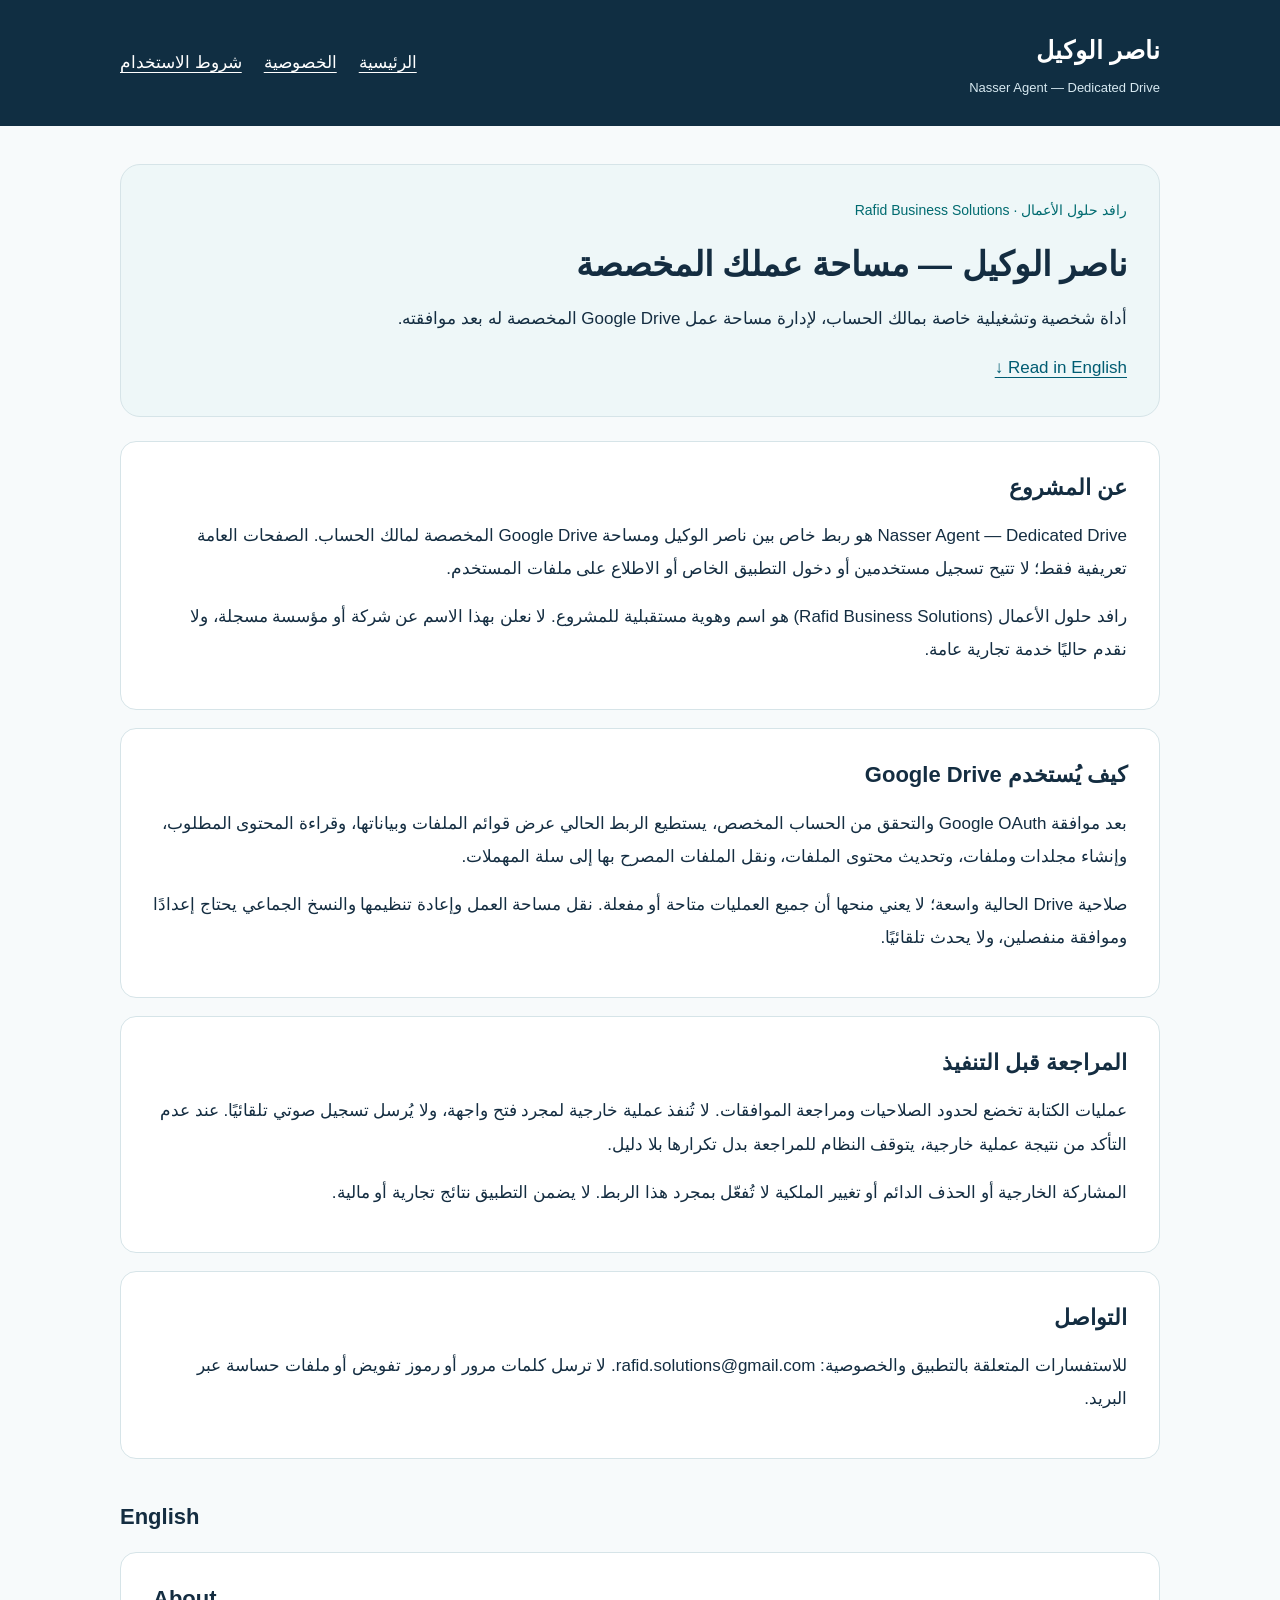
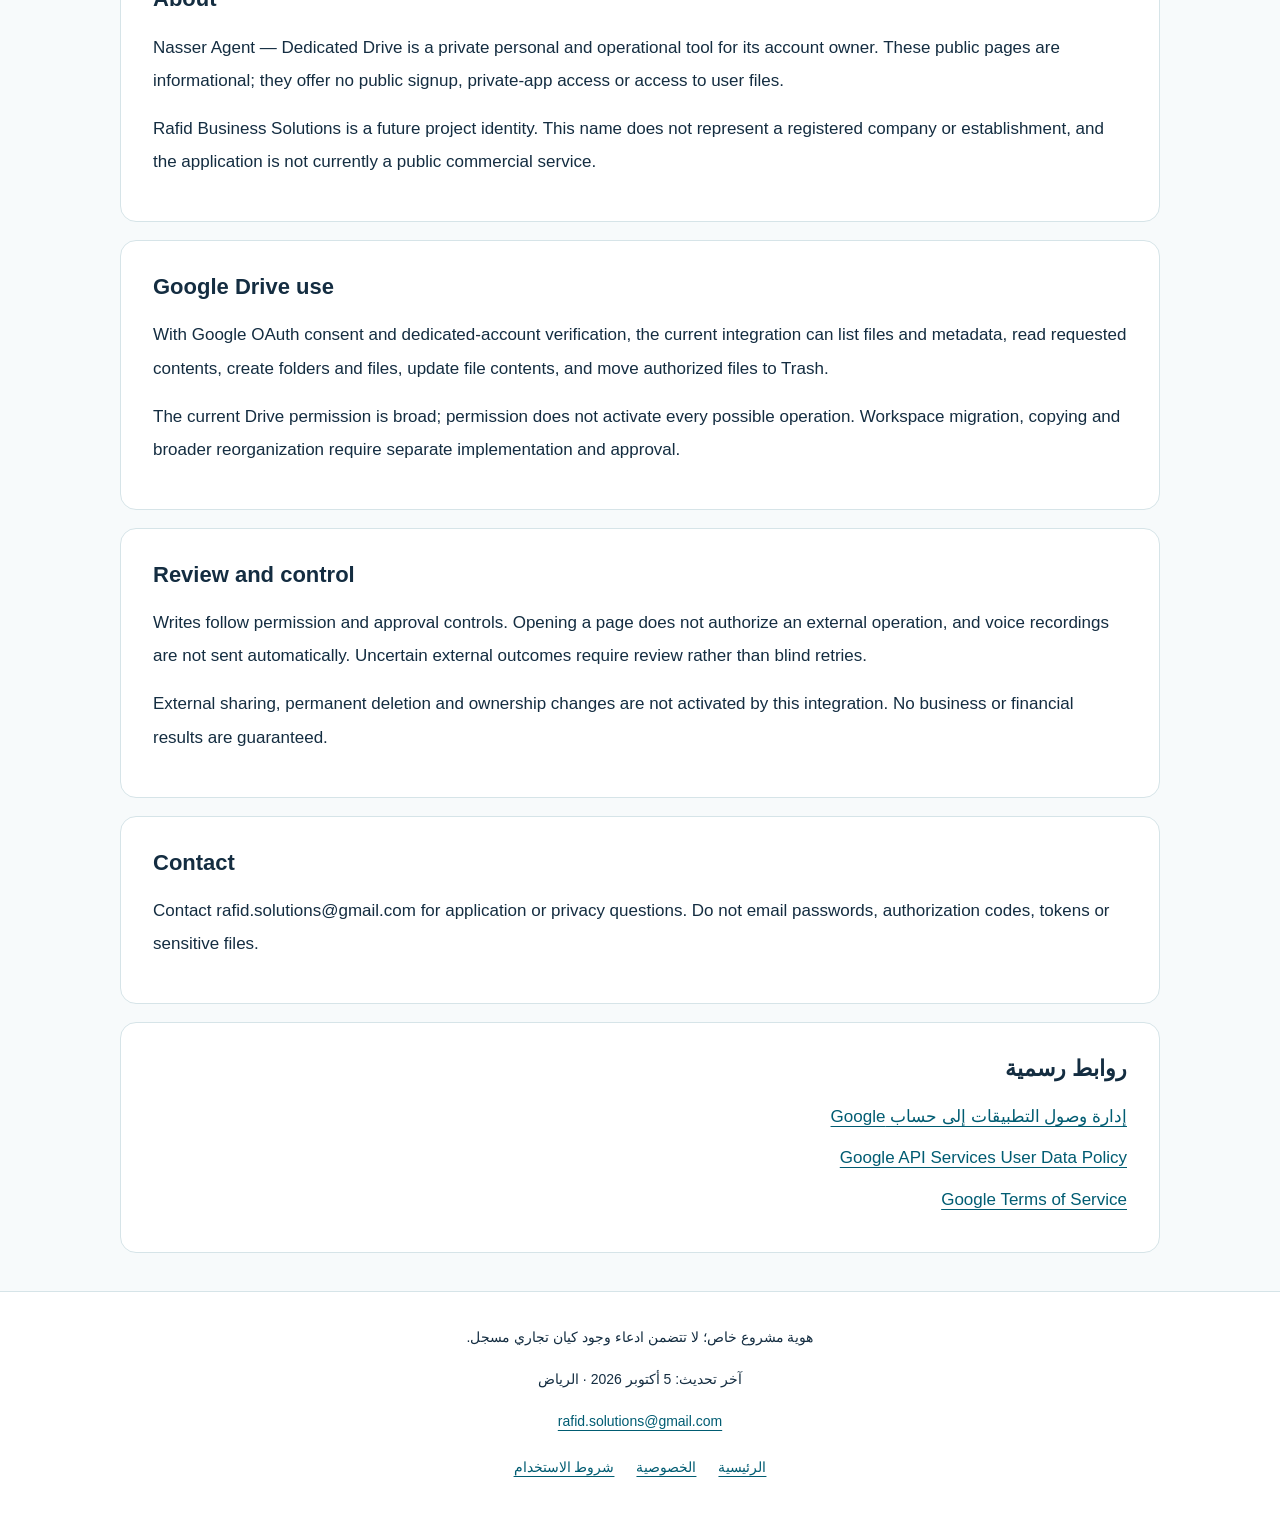
<file: index.html>
<!doctype html><html lang="ar" dir="rtl"><head><meta charset="utf-8"><meta name="viewport" content="width=device-width,initial-scale=1"><meta name="referrer" content="no-referrer"><meta http-equiv="Content-Security-Policy" content="default-src 'none'; style-src 'self'; img-src 'self'; base-uri 'none'; form-action 'none'; connect-src 'none'"><title>ناصر الوكيل — مساحة عملك المخصصة | Nasser Agent</title><meta name="description" content="أداة شخصية وتشغيلية خاصة بمالك الحساب، لإدارة مساحة عمل Google Drive المخصصة له بعد موافقته."><link rel="stylesheet" href="./style.css"></head><body><a class="skip" href="#main">انتقل إلى المحتوى</a><header><div class="brand">ناصر الوكيل<span lang="en" dir="ltr">Nasser Agent — Dedicated Drive</span></div><nav aria-label="التنقل الرئيسي"><a href="./index.html">الرئيسية</a><a href="./privacy.html">الخصوصية</a><a href="./terms.html">شروط الاستخدام</a></nav></header><main id="main"><div class="intro"><p class="eyebrow">رافد حلول الأعمال · Rafid Business Solutions</p><h1>ناصر الوكيل — مساحة عملك المخصصة</h1><p>أداة شخصية وتشغيلية خاصة بمالك الحساب، لإدارة مساحة عمل Google Drive المخصصة له بعد موافقته.</p><a href="#english" lang="en">Read in English ↓</a></div><section><h2>عن المشروع</h2><p>Nasser Agent — Dedicated Drive هو ربط خاص بين ناصر الوكيل ومساحة Google Drive المخصصة لمالك الحساب. الصفحات العامة تعريفية فقط؛ لا تتيح تسجيل مستخدمين أو دخول التطبيق الخاص أو الاطلاع على ملفات المستخدم.</p><p>رافد حلول الأعمال (Rafid Business Solutions) هو اسم وهوية مستقبلية للمشروع. لا نعلن بهذا الاسم عن شركة أو مؤسسة مسجلة، ولا نقدم حاليًا خدمة تجارية عامة.</p></section><section><h2>كيف يُستخدم Google Drive</h2><p>بعد موافقة Google OAuth والتحقق من الحساب المخصص، يستطيع الربط الحالي عرض قوائم الملفات وبياناتها، وقراءة المحتوى المطلوب، وإنشاء مجلدات وملفات، وتحديث محتوى الملفات، ونقل الملفات المصرح بها إلى سلة المهملات.</p><p>صلاحية Drive الحالية واسعة؛ لا يعني منحها أن جميع العمليات متاحة أو مفعلة. نقل مساحة العمل وإعادة تنظيمها والنسخ الجماعي يحتاج إعدادًا وموافقة منفصلين، ولا يحدث تلقائيًا.</p></section><section><h2>المراجعة قبل التنفيذ</h2><p>عمليات الكتابة تخضع لحدود الصلاحيات ومراجعة الموافقات. لا تُنفذ عملية خارجية لمجرد فتح واجهة، ولا يُرسل تسجيل صوتي تلقائيًا. عند عدم التأكد من نتيجة عملية خارجية، يتوقف النظام للمراجعة بدل تكرارها بلا دليل.</p><p>المشاركة الخارجية أو الحذف الدائم أو تغيير الملكية لا تُفعّل بمجرد هذا الربط. لا يضمن التطبيق نتائج تجارية أو مالية.</p></section><section><h2>التواصل</h2><p>للاستفسارات المتعلقة بالتطبيق والخصوصية: rafid.solutions@gmail.com. لا ترسل كلمات مرور أو رموز تفويض أو ملفات حساسة عبر البريد.</p></section><article id="english" lang="en" dir="ltr"><h2>English</h2><section><h2>About</h2><p>Nasser Agent — Dedicated Drive is a private personal and operational tool for its account owner. These public pages are informational; they offer no public signup, private-app access or access to user files.</p><p>Rafid Business Solutions is a future project identity. This name does not represent a registered company or establishment, and the application is not currently a public commercial service.</p></section><section><h2>Google Drive use</h2><p>With Google OAuth consent and dedicated-account verification, the current integration can list files and metadata, read requested contents, create folders and files, update file contents, and move authorized files to Trash.</p><p>The current Drive permission is broad; permission does not activate every possible operation. Workspace migration, copying and broader reorganization require separate implementation and approval.</p></section><section><h2>Review and control</h2><p>Writes follow permission and approval controls. Opening a page does not authorize an external operation, and voice recordings are not sent automatically. Uncertain external outcomes require review rather than blind retries.</p><p>External sharing, permanent deletion and ownership changes are not activated by this integration. No business or financial results are guaranteed.</p></section><section><h2>Contact</h2><p>Contact rafid.solutions@gmail.com for application or privacy questions. Do not email passwords, authorization codes, tokens or sensitive files.</p></section></article><aside aria-label="روابط رسمية"><h2>روابط رسمية</h2><a href="https://myaccount.google.com/connections" rel="noreferrer">إدارة وصول التطبيقات إلى حساب Google</a><a href="https://developers.google.com/terms/api-services-user-data-policy" rel="noreferrer">Google API Services User Data Policy</a><a href="https://policies.google.com/terms" rel="noreferrer">Google Terms of Service</a></aside></main><footer><p>هوية مشروع خاص؛ لا تتضمن ادعاء وجود كيان تجاري مسجل.</p><p>آخر تحديث: 5 أكتوبر 2026 · الرياض</p><a href="mailto:rafid.solutions@gmail.com">rafid.solutions@gmail.com</a><nav aria-label="روابط التذييل"><a href="./index.html">الرئيسية</a><a href="./privacy.html">الخصوصية</a><a href="./terms.html">شروط الاستخدام</a></nav></footer></body></html>
</file>
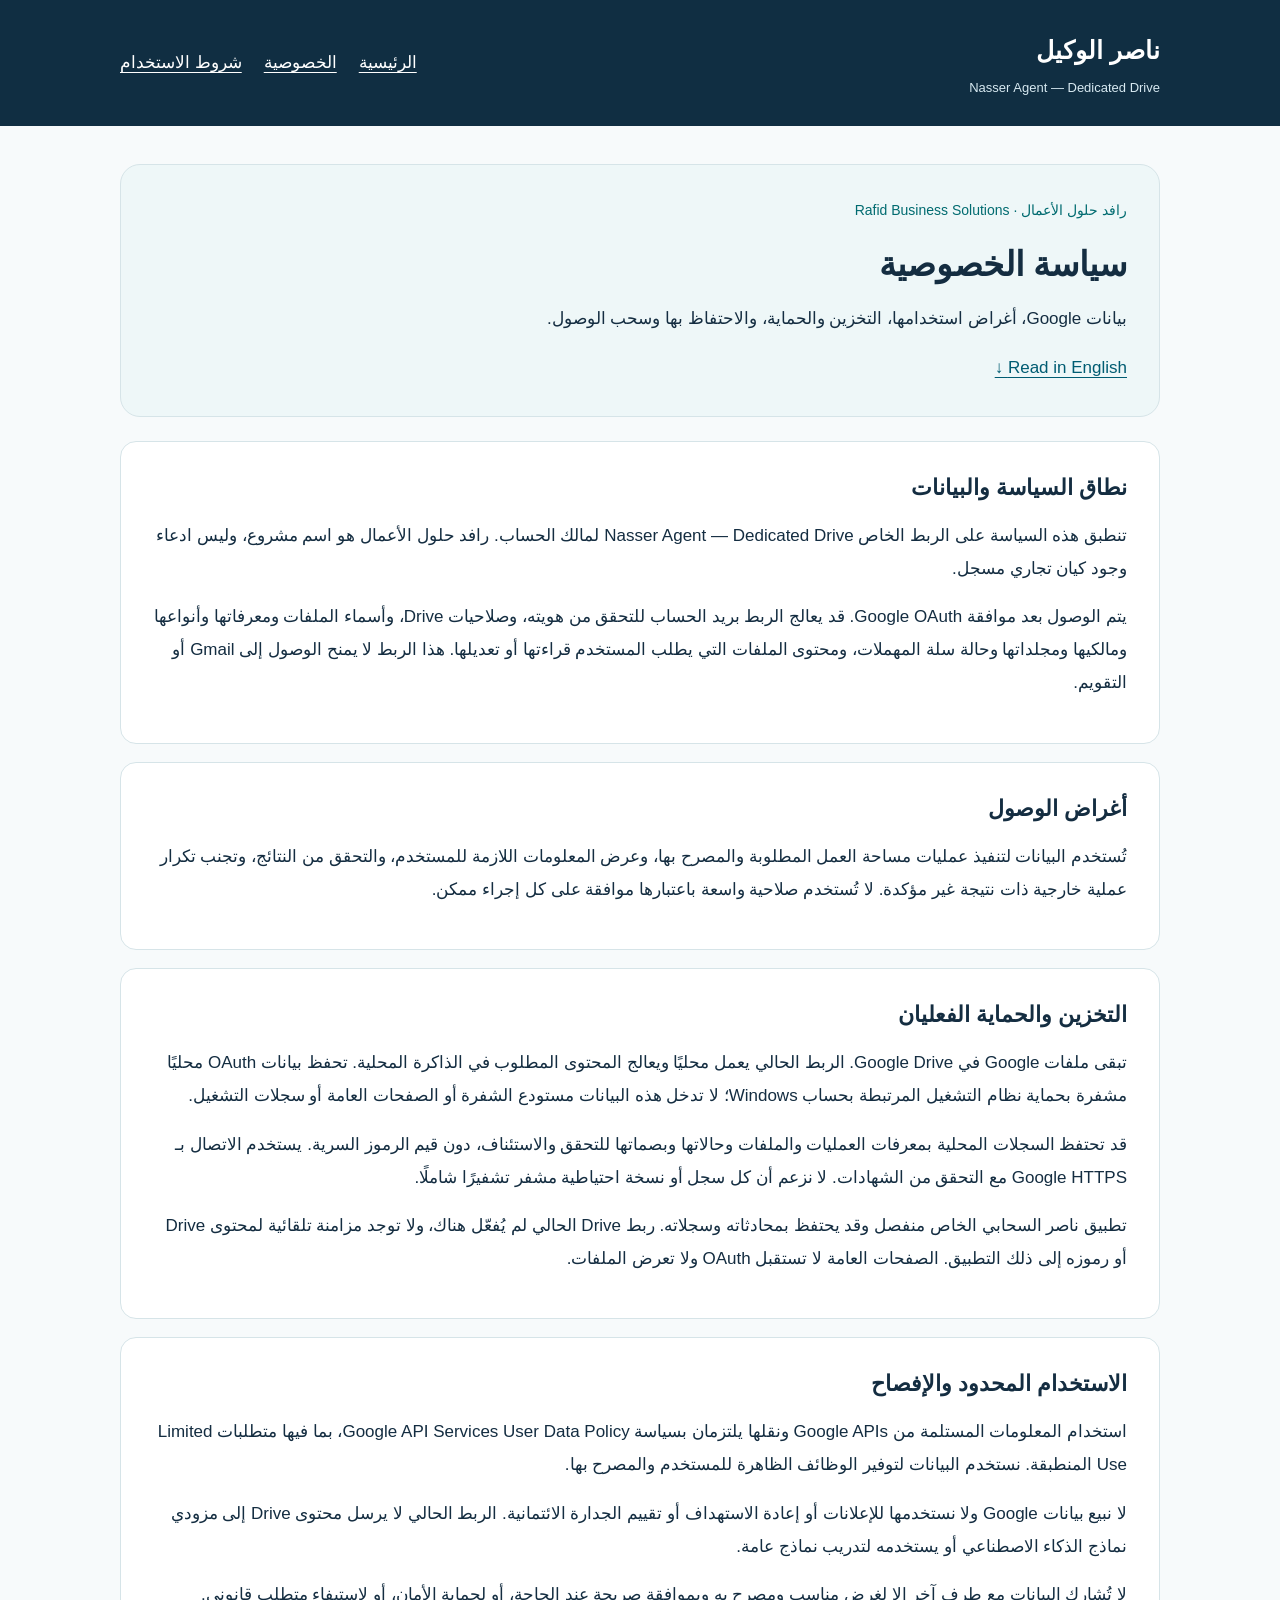
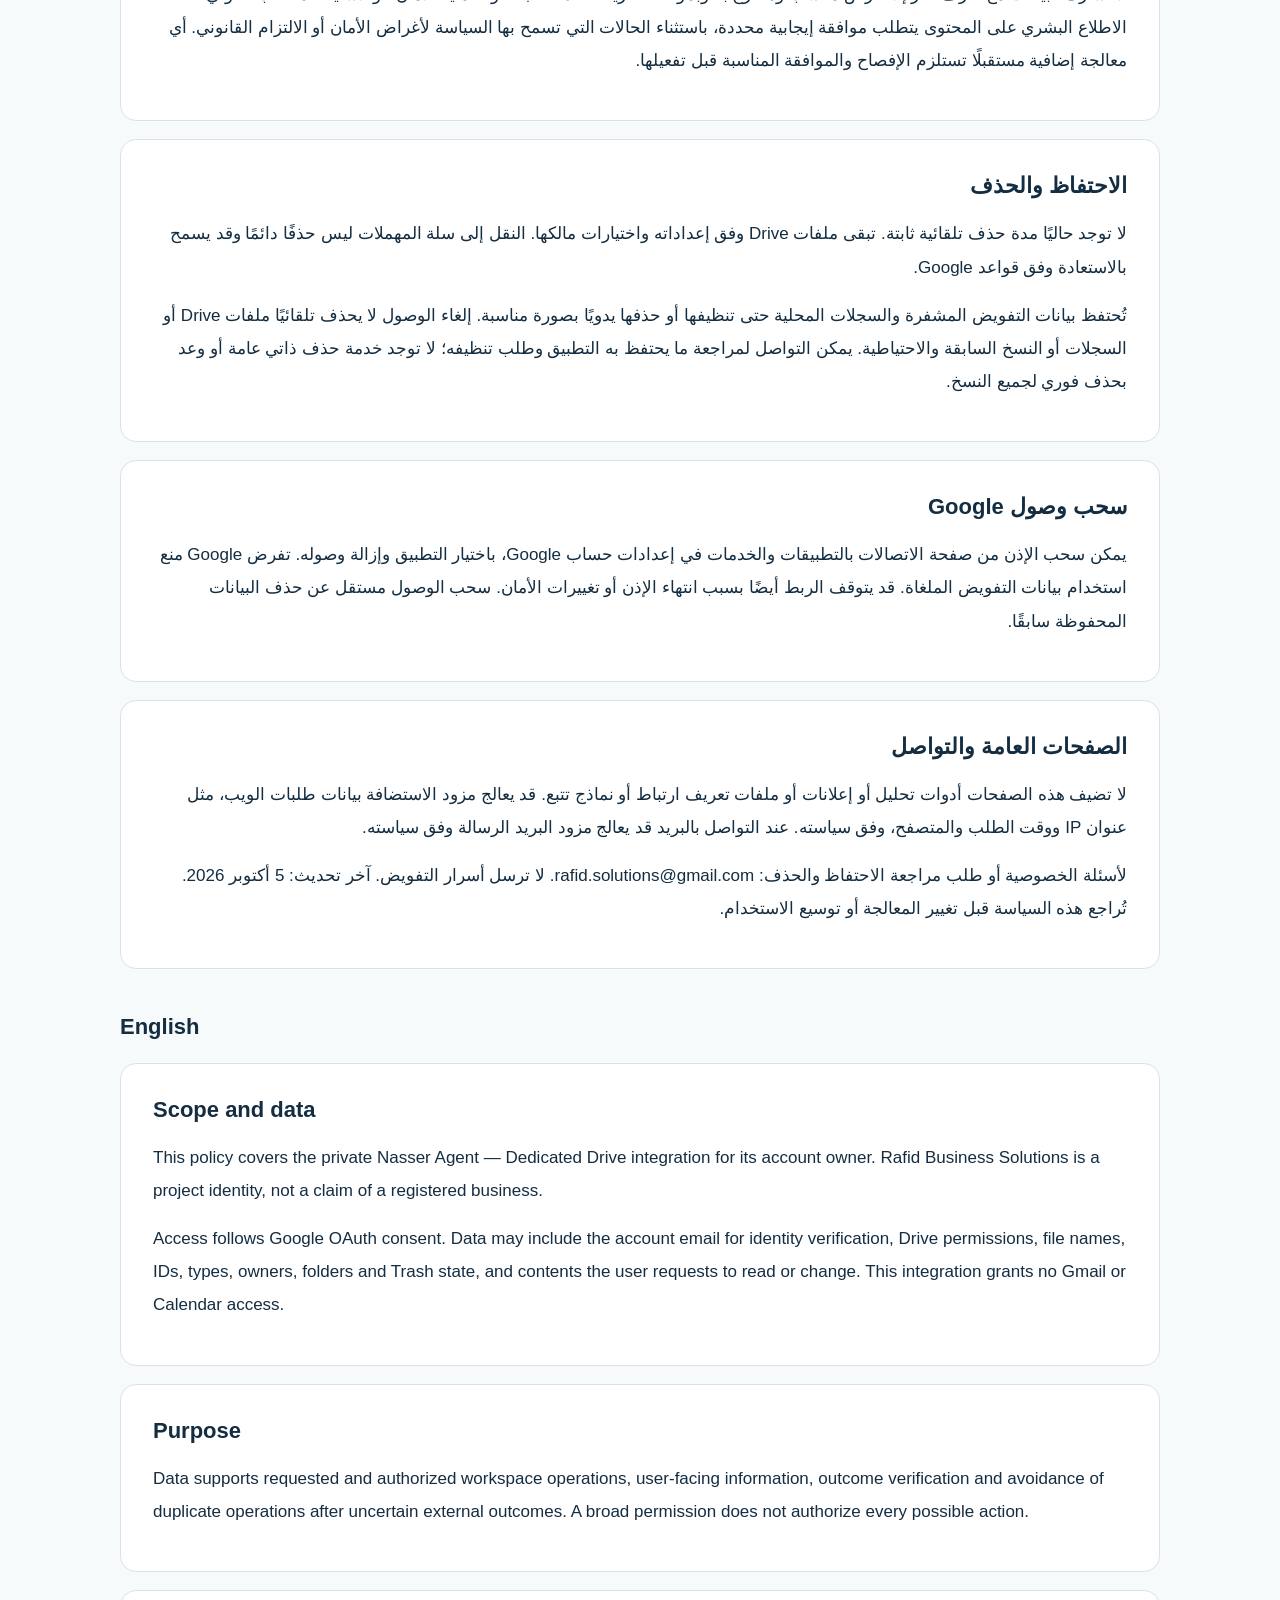
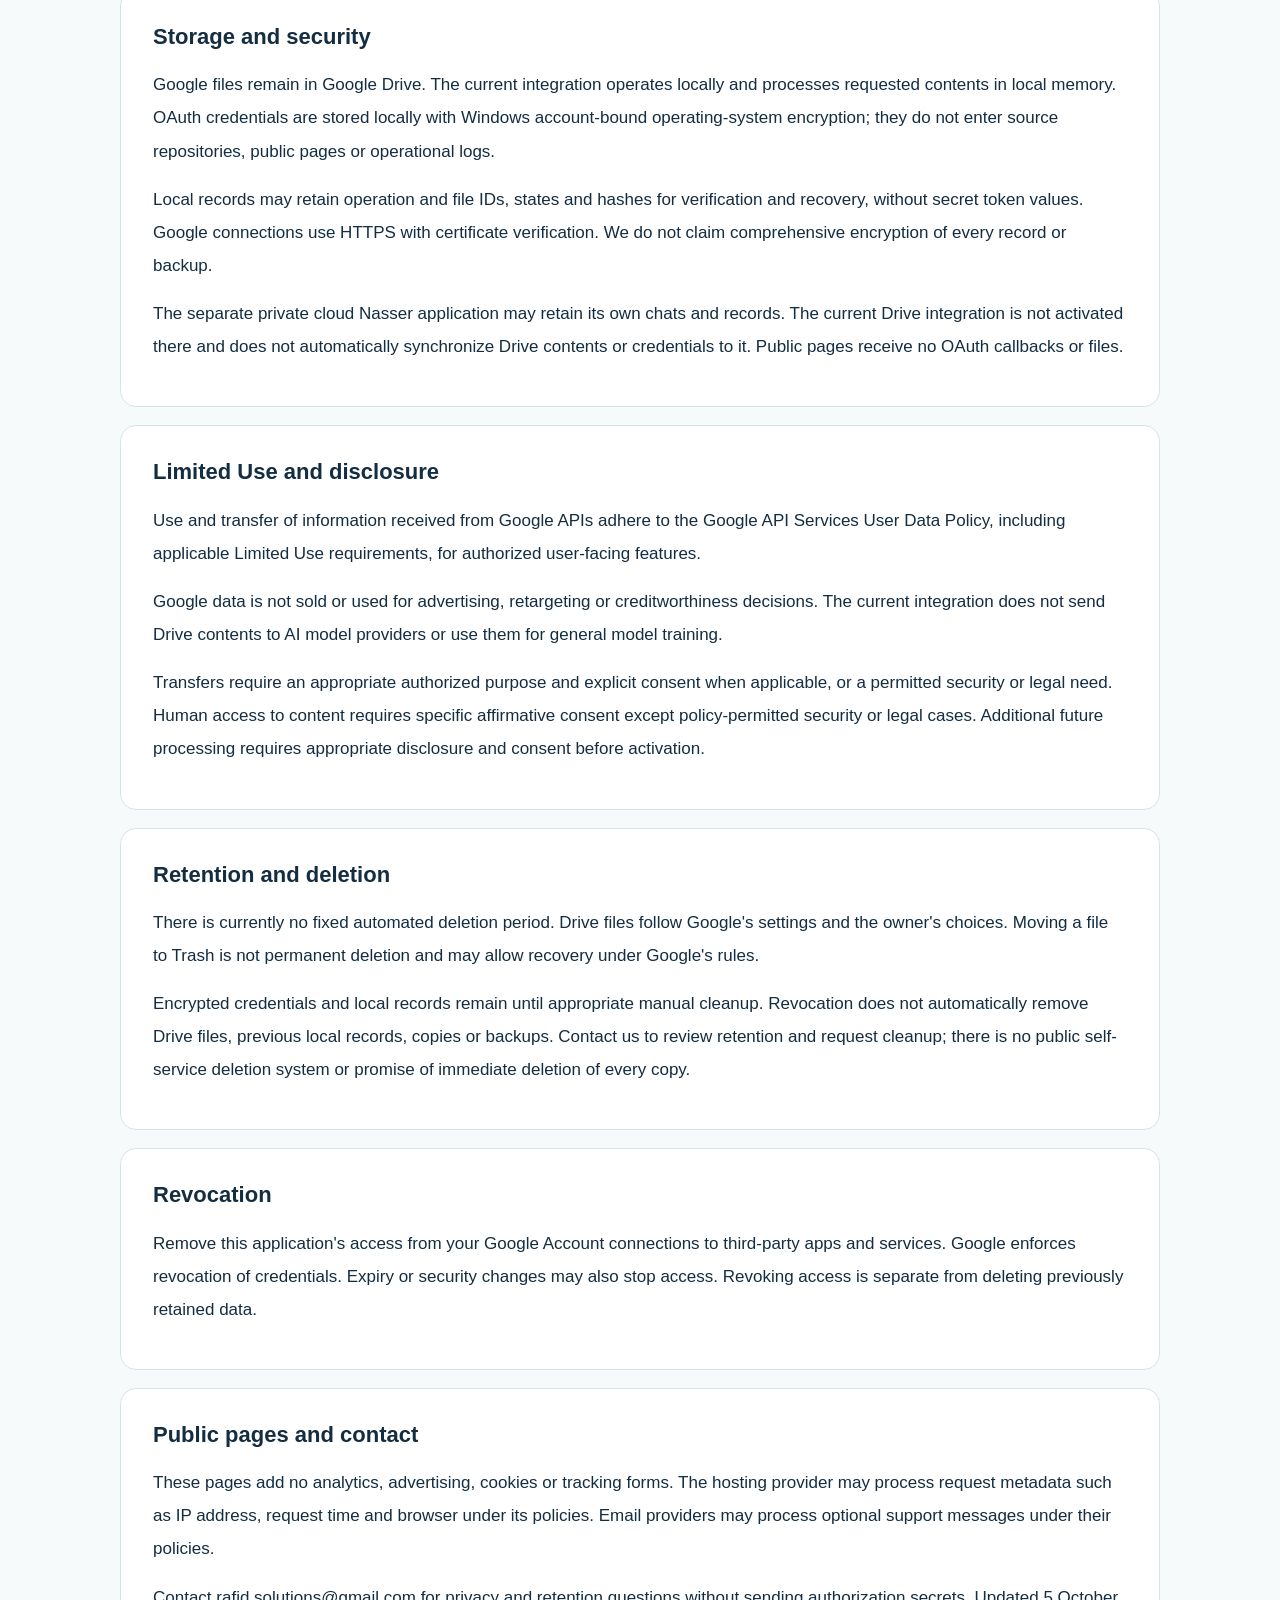
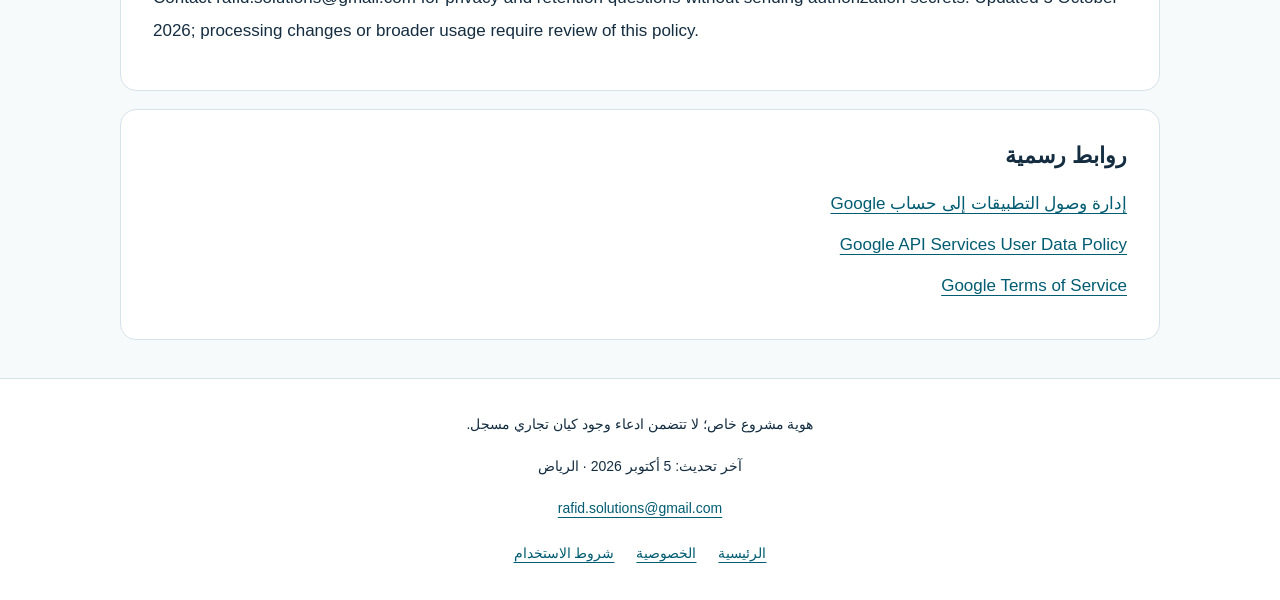
<file: privacy.html>
<!doctype html><html lang="ar" dir="rtl"><head><meta charset="utf-8"><meta name="viewport" content="width=device-width,initial-scale=1"><meta name="referrer" content="no-referrer"><meta http-equiv="Content-Security-Policy" content="default-src 'none'; style-src 'self'; img-src 'self'; base-uri 'none'; form-action 'none'; connect-src 'none'"><title>سياسة الخصوصية | Nasser Agent</title><meta name="description" content="بيانات Google، أغراض استخدامها، التخزين والحماية، والاحتفاظ بها وسحب الوصول."><link rel="stylesheet" href="./style.css"></head><body><a class="skip" href="#main">انتقل إلى المحتوى</a><header><div class="brand">ناصر الوكيل<span lang="en" dir="ltr">Nasser Agent — Dedicated Drive</span></div><nav aria-label="التنقل الرئيسي"><a href="./index.html">الرئيسية</a><a href="./privacy.html">الخصوصية</a><a href="./terms.html">شروط الاستخدام</a></nav></header><main id="main"><div class="intro"><p class="eyebrow">رافد حلول الأعمال · Rafid Business Solutions</p><h1>سياسة الخصوصية</h1><p>بيانات Google، أغراض استخدامها، التخزين والحماية، والاحتفاظ بها وسحب الوصول.</p><a href="#english" lang="en">Read in English ↓</a></div><section><h2>نطاق السياسة والبيانات</h2><p>تنطبق هذه السياسة على الربط الخاص Nasser Agent — Dedicated Drive لمالك الحساب. رافد حلول الأعمال هو اسم مشروع، وليس ادعاء وجود كيان تجاري مسجل.</p><p>يتم الوصول بعد موافقة Google OAuth. قد يعالج الربط بريد الحساب للتحقق من هويته، وصلاحيات Drive، وأسماء الملفات ومعرفاتها وأنواعها ومالكيها ومجلداتها وحالة سلة المهملات، ومحتوى الملفات التي يطلب المستخدم قراءتها أو تعديلها. هذا الربط لا يمنح الوصول إلى Gmail أو التقويم.</p></section><section><h2>أغراض الوصول</h2><p>تُستخدم البيانات لتنفيذ عمليات مساحة العمل المطلوبة والمصرح بها، وعرض المعلومات اللازمة للمستخدم، والتحقق من النتائج، وتجنب تكرار عملية خارجية ذات نتيجة غير مؤكدة. لا تُستخدم صلاحية واسعة باعتبارها موافقة على كل إجراء ممكن.</p></section><section><h2>التخزين والحماية الفعليان</h2><p>تبقى ملفات Google في Google Drive. الربط الحالي يعمل محليًا ويعالج المحتوى المطلوب في الذاكرة المحلية. تحفظ بيانات OAuth محليًا مشفرة بحماية نظام التشغيل المرتبطة بحساب Windows؛ لا تدخل هذه البيانات مستودع الشفرة أو الصفحات العامة أو سجلات التشغيل.</p><p>قد تحتفظ السجلات المحلية بمعرفات العمليات والملفات وحالاتها وبصماتها للتحقق والاستئناف، دون قيم الرموز السرية. يستخدم الاتصال بـ Google HTTPS مع التحقق من الشهادات. لا نزعم أن كل سجل أو نسخة احتياطية مشفر تشفيرًا شاملًا.</p><p>تطبيق ناصر السحابي الخاص منفصل وقد يحتفظ بمحادثاته وسجلاته. ربط Drive الحالي لم يُفعّل هناك، ولا توجد مزامنة تلقائية لمحتوى Drive أو رموزه إلى ذلك التطبيق. الصفحات العامة لا تستقبل OAuth ولا تعرض الملفات.</p></section><section><h2>الاستخدام المحدود والإفصاح</h2><p>استخدام المعلومات المستلمة من Google APIs ونقلها يلتزمان بسياسة Google API Services User Data Policy، بما فيها متطلبات Limited Use المنطبقة. نستخدم البيانات لتوفير الوظائف الظاهرة للمستخدم والمصرح بها.</p><p>لا نبيع بيانات Google ولا نستخدمها للإعلانات أو إعادة الاستهداف أو تقييم الجدارة الائتمانية. الربط الحالي لا يرسل محتوى Drive إلى مزودي نماذج الذكاء الاصطناعي أو يستخدمه لتدريب نماذج عامة.</p><p>لا تُشارك البيانات مع طرف آخر إلا لغرض مناسب ومصرح به وبموافقة صريحة عند الحاجة، أو لحماية الأمان، أو لاستيفاء متطلب قانوني. الاطلاع البشري على المحتوى يتطلب موافقة إيجابية محددة، باستثناء الحالات التي تسمح بها السياسة لأغراض الأمان أو الالتزام القانوني. أي معالجة إضافية مستقبلًا تستلزم الإفصاح والموافقة المناسبة قبل تفعيلها.</p></section><section><h2>الاحتفاظ والحذف</h2><p>لا توجد حاليًا مدة حذف تلقائية ثابتة. تبقى ملفات Drive وفق إعداداته واختيارات مالكها. النقل إلى سلة المهملات ليس حذفًا دائمًا وقد يسمح بالاستعادة وفق قواعد Google.</p><p>تُحتفظ بيانات التفويض المشفرة والسجلات المحلية حتى تنظيفها أو حذفها يدويًا بصورة مناسبة. إلغاء الوصول لا يحذف تلقائيًا ملفات Drive أو السجلات أو النسخ السابقة والاحتياطية. يمكن التواصل لمراجعة ما يحتفظ به التطبيق وطلب تنظيفه؛ لا توجد خدمة حذف ذاتي عامة أو وعد بحذف فوري لجميع النسخ.</p></section><section><h2>سحب وصول Google</h2><p>يمكن سحب الإذن من صفحة الاتصالات بالتطبيقات والخدمات في إعدادات حساب Google، باختيار التطبيق وإزالة وصوله. تفرض Google منع استخدام بيانات التفويض الملغاة. قد يتوقف الربط أيضًا بسبب انتهاء الإذن أو تغييرات الأمان. سحب الوصول مستقل عن حذف البيانات المحفوظة سابقًا.</p></section><section><h2>الصفحات العامة والتواصل</h2><p>لا تضيف هذه الصفحات أدوات تحليل أو إعلانات أو ملفات تعريف ارتباط أو نماذج تتبع. قد يعالج مزود الاستضافة بيانات طلبات الويب، مثل عنوان IP ووقت الطلب والمتصفح، وفق سياسته. عند التواصل بالبريد قد يعالج مزود البريد الرسالة وفق سياسته.</p><p>لأسئلة الخصوصية أو طلب مراجعة الاحتفاظ والحذف: rafid.solutions@gmail.com. لا ترسل أسرار التفويض. آخر تحديث: 5 أكتوبر 2026. تُراجع هذه السياسة قبل تغيير المعالجة أو توسيع الاستخدام.</p></section><article id="english" lang="en" dir="ltr"><h2>English</h2><section><h2>Scope and data</h2><p>This policy covers the private Nasser Agent — Dedicated Drive integration for its account owner. Rafid Business Solutions is a project identity, not a claim of a registered business.</p><p>Access follows Google OAuth consent. Data may include the account email for identity verification, Drive permissions, file names, IDs, types, owners, folders and Trash state, and contents the user requests to read or change. This integration grants no Gmail or Calendar access.</p></section><section><h2>Purpose</h2><p>Data supports requested and authorized workspace operations, user-facing information, outcome verification and avoidance of duplicate operations after uncertain external outcomes. A broad permission does not authorize every possible action.</p></section><section><h2>Storage and security</h2><p>Google files remain in Google Drive. The current integration operates locally and processes requested contents in local memory. OAuth credentials are stored locally with Windows account-bound operating-system encryption; they do not enter source repositories, public pages or operational logs.</p><p>Local records may retain operation and file IDs, states and hashes for verification and recovery, without secret token values. Google connections use HTTPS with certificate verification. We do not claim comprehensive encryption of every record or backup.</p><p>The separate private cloud Nasser application may retain its own chats and records. The current Drive integration is not activated there and does not automatically synchronize Drive contents or credentials to it. Public pages receive no OAuth callbacks or files.</p></section><section><h2>Limited Use and disclosure</h2><p>Use and transfer of information received from Google APIs adhere to the Google API Services User Data Policy, including applicable Limited Use requirements, for authorized user-facing features.</p><p>Google data is not sold or used for advertising, retargeting or creditworthiness decisions. The current integration does not send Drive contents to AI model providers or use them for general model training.</p><p>Transfers require an appropriate authorized purpose and explicit consent when applicable, or a permitted security or legal need. Human access to content requires specific affirmative consent except policy-permitted security or legal cases. Additional future processing requires appropriate disclosure and consent before activation.</p></section><section><h2>Retention and deletion</h2><p>There is currently no fixed automated deletion period. Drive files follow Google&#x27;s settings and the owner&#x27;s choices. Moving a file to Trash is not permanent deletion and may allow recovery under Google&#x27;s rules.</p><p>Encrypted credentials and local records remain until appropriate manual cleanup. Revocation does not automatically remove Drive files, previous local records, copies or backups. Contact us to review retention and request cleanup; there is no public self-service deletion system or promise of immediate deletion of every copy.</p></section><section><h2>Revocation</h2><p>Remove this application&#x27;s access from your Google Account connections to third-party apps and services. Google enforces revocation of credentials. Expiry or security changes may also stop access. Revoking access is separate from deleting previously retained data.</p></section><section><h2>Public pages and contact</h2><p>These pages add no analytics, advertising, cookies or tracking forms. The hosting provider may process request metadata such as IP address, request time and browser under its policies. Email providers may process optional support messages under their policies.</p><p>Contact rafid.solutions@gmail.com for privacy and retention questions without sending authorization secrets. Updated 5 October 2026; processing changes or broader usage require review of this policy.</p></section></article><aside aria-label="روابط رسمية"><h2>روابط رسمية</h2><a href="https://myaccount.google.com/connections" rel="noreferrer">إدارة وصول التطبيقات إلى حساب Google</a><a href="https://developers.google.com/terms/api-services-user-data-policy" rel="noreferrer">Google API Services User Data Policy</a><a href="https://policies.google.com/terms" rel="noreferrer">Google Terms of Service</a></aside></main><footer><p>هوية مشروع خاص؛ لا تتضمن ادعاء وجود كيان تجاري مسجل.</p><p>آخر تحديث: 5 أكتوبر 2026 · الرياض</p><a href="mailto:rafid.solutions@gmail.com">rafid.solutions@gmail.com</a><nav aria-label="روابط التذييل"><a href="./index.html">الرئيسية</a><a href="./privacy.html">الخصوصية</a><a href="./terms.html">شروط الاستخدام</a></nav></footer></body></html>
</file>
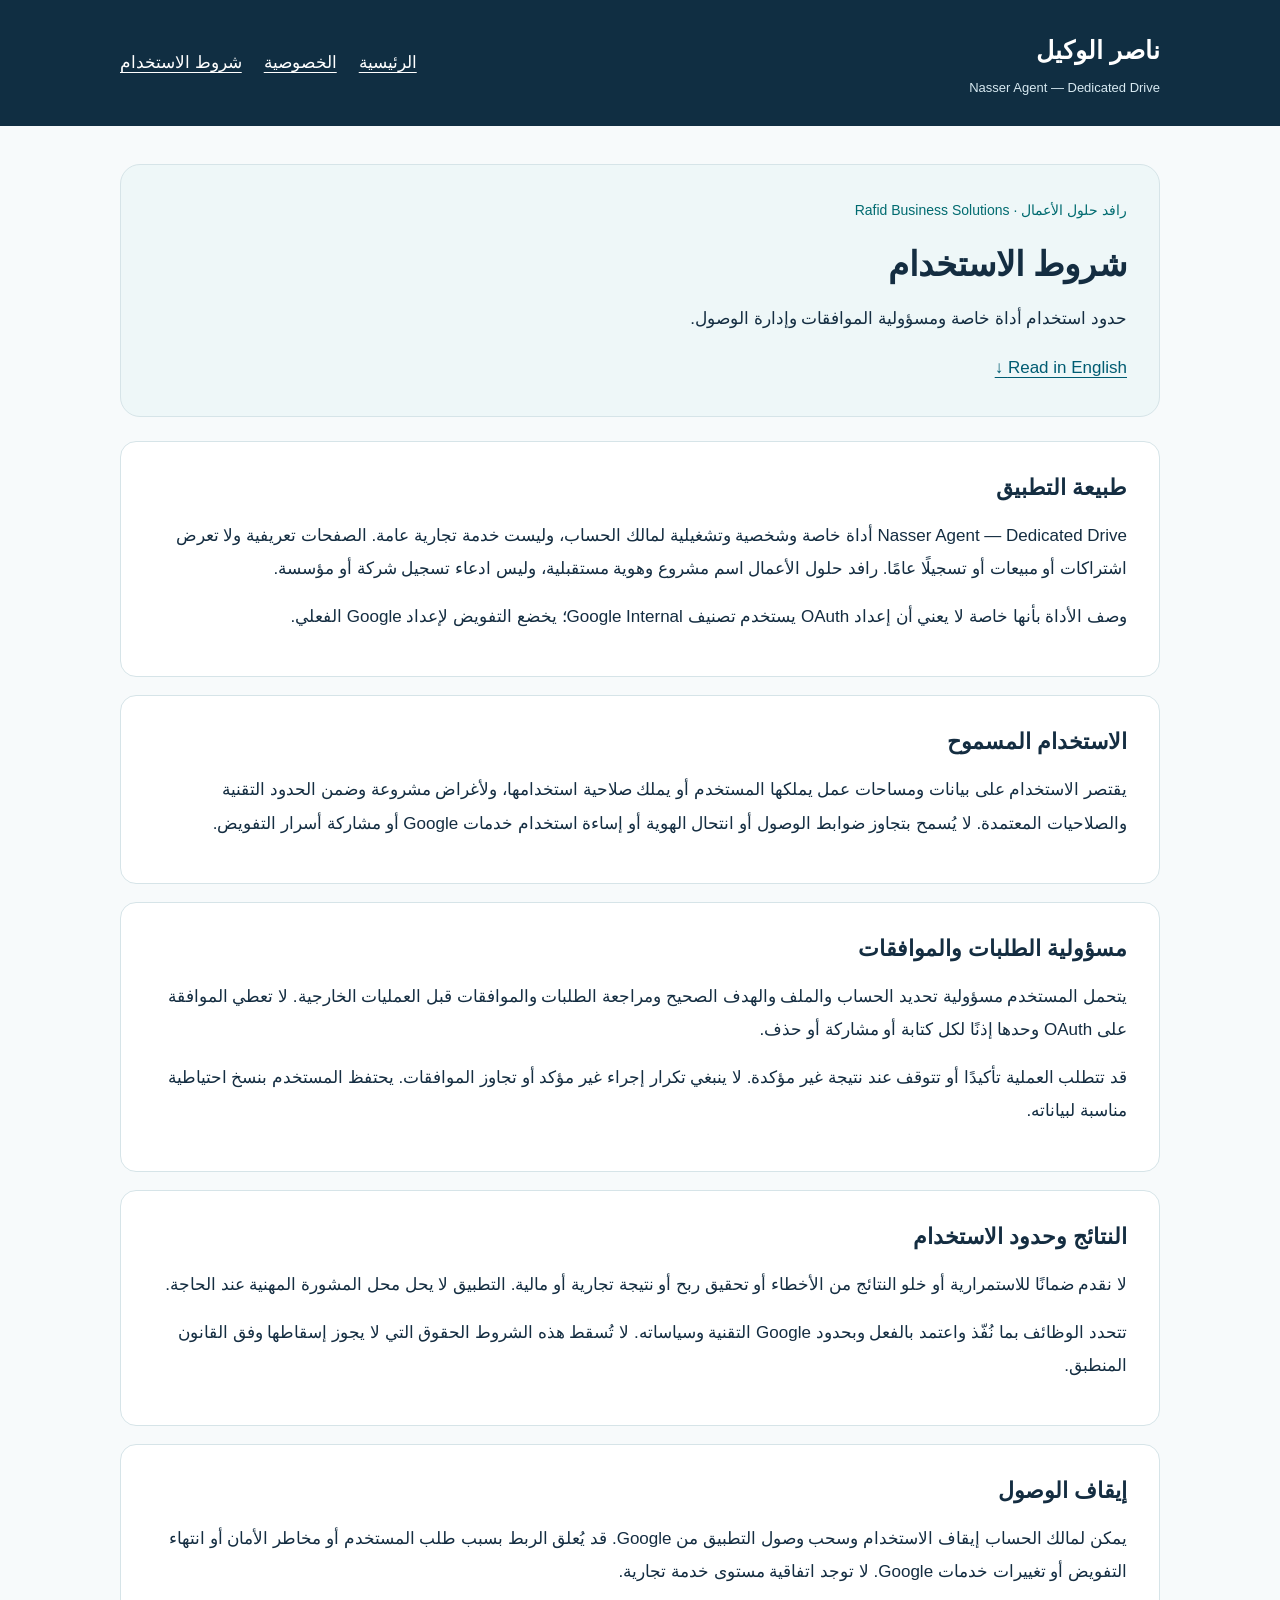
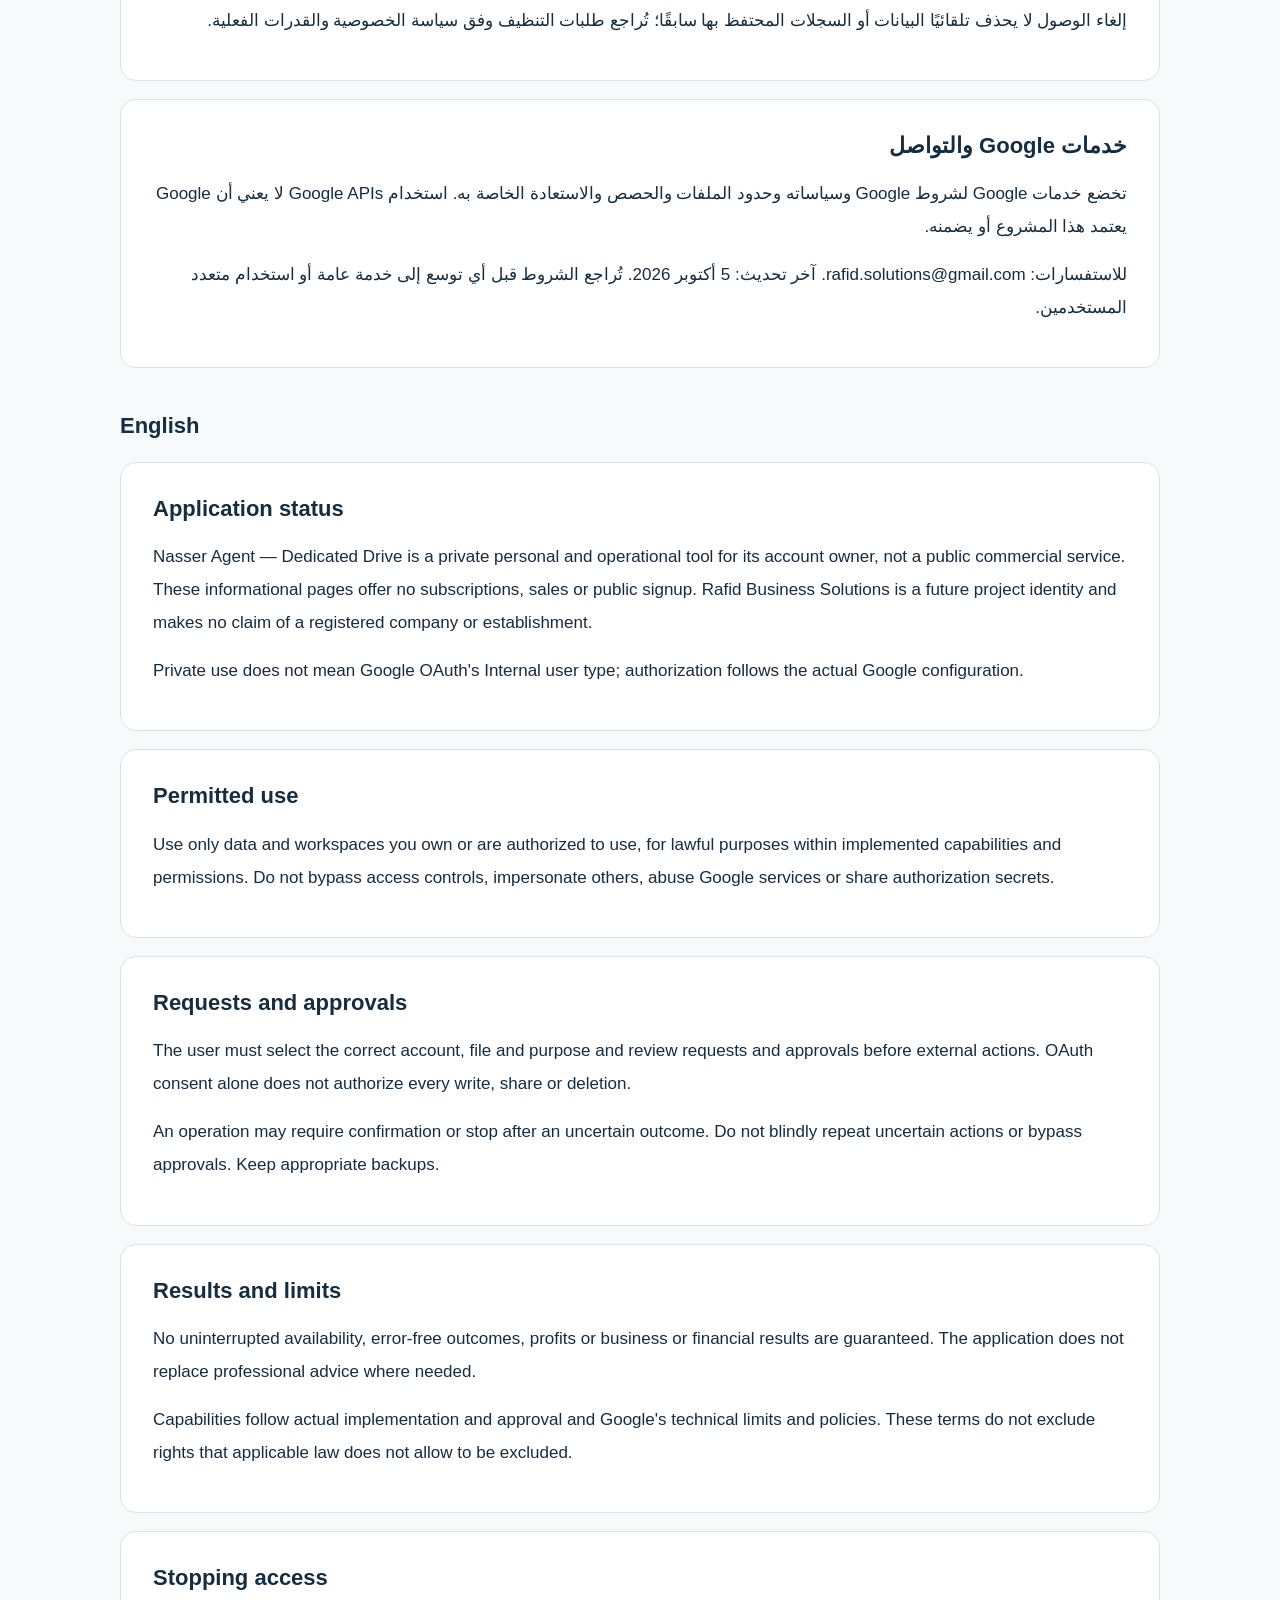
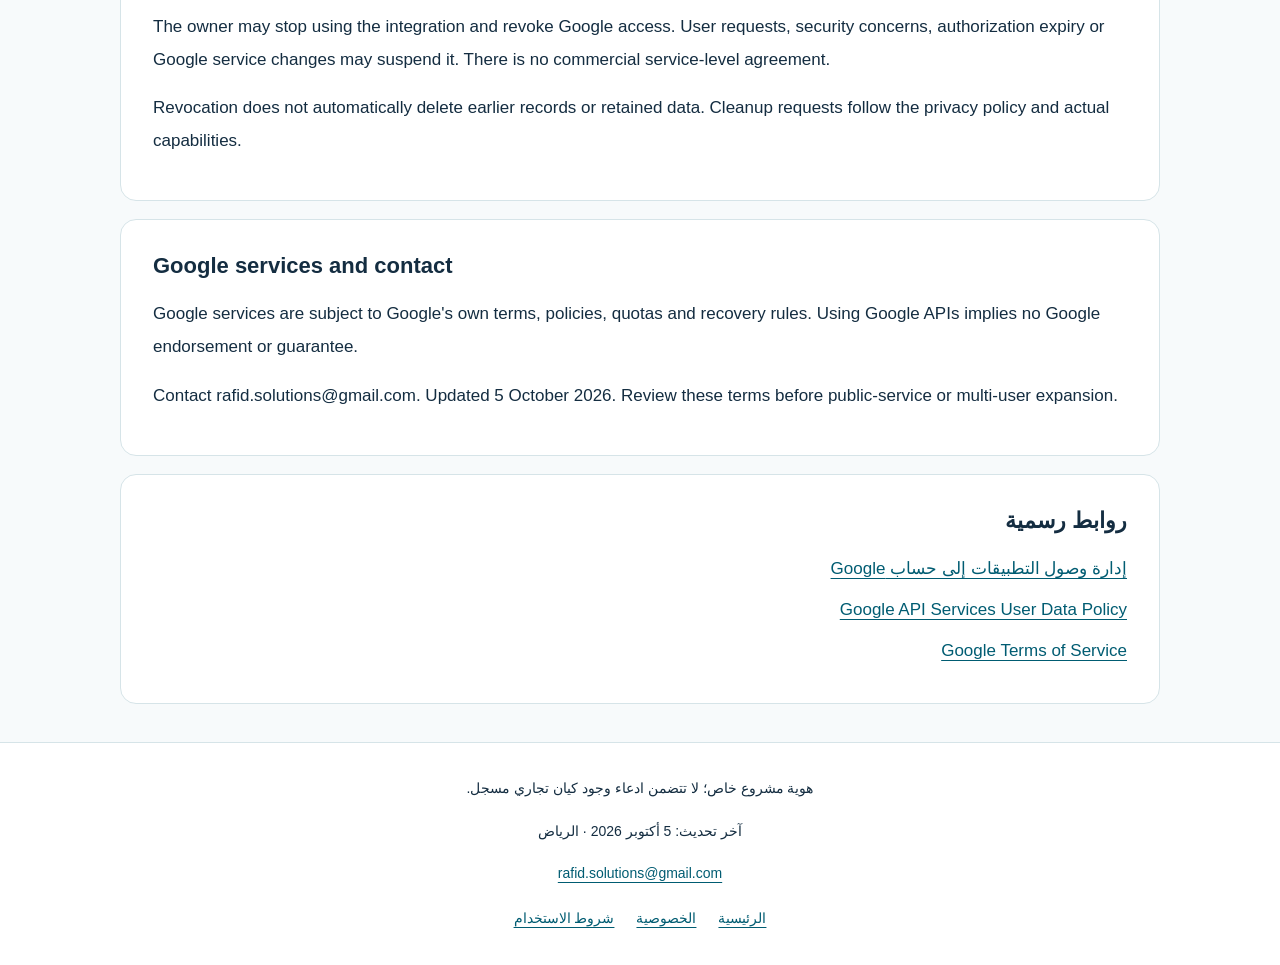
<file: terms.html>
<!doctype html><html lang="ar" dir="rtl"><head><meta charset="utf-8"><meta name="viewport" content="width=device-width,initial-scale=1"><meta name="referrer" content="no-referrer"><meta http-equiv="Content-Security-Policy" content="default-src 'none'; style-src 'self'; img-src 'self'; base-uri 'none'; form-action 'none'; connect-src 'none'"><title>شروط الاستخدام | Nasser Agent</title><meta name="description" content="حدود استخدام أداة خاصة ومسؤولية الموافقات وإدارة الوصول."><link rel="stylesheet" href="./style.css"></head><body><a class="skip" href="#main">انتقل إلى المحتوى</a><header><div class="brand">ناصر الوكيل<span lang="en" dir="ltr">Nasser Agent — Dedicated Drive</span></div><nav aria-label="التنقل الرئيسي"><a href="./index.html">الرئيسية</a><a href="./privacy.html">الخصوصية</a><a href="./terms.html">شروط الاستخدام</a></nav></header><main id="main"><div class="intro"><p class="eyebrow">رافد حلول الأعمال · Rafid Business Solutions</p><h1>شروط الاستخدام</h1><p>حدود استخدام أداة خاصة ومسؤولية الموافقات وإدارة الوصول.</p><a href="#english" lang="en">Read in English ↓</a></div><section><h2>طبيعة التطبيق</h2><p>Nasser Agent — Dedicated Drive أداة خاصة وشخصية وتشغيلية لمالك الحساب، وليست خدمة تجارية عامة. الصفحات تعريفية ولا تعرض اشتراكات أو مبيعات أو تسجيلًا عامًا. رافد حلول الأعمال اسم مشروع وهوية مستقبلية، وليس ادعاء تسجيل شركة أو مؤسسة.</p><p>وصف الأداة بأنها خاصة لا يعني أن إعداد OAuth يستخدم تصنيف Google Internal؛ يخضع التفويض لإعداد Google الفعلي.</p></section><section><h2>الاستخدام المسموح</h2><p>يقتصر الاستخدام على بيانات ومساحات عمل يملكها المستخدم أو يملك صلاحية استخدامها، ولأغراض مشروعة وضمن الحدود التقنية والصلاحيات المعتمدة. لا يُسمح بتجاوز ضوابط الوصول أو انتحال الهوية أو إساءة استخدام خدمات Google أو مشاركة أسرار التفويض.</p></section><section><h2>مسؤولية الطلبات والموافقات</h2><p>يتحمل المستخدم مسؤولية تحديد الحساب والملف والهدف الصحيح ومراجعة الطلبات والموافقات قبل العمليات الخارجية. لا تعطي الموافقة على OAuth وحدها إذنًا لكل كتابة أو مشاركة أو حذف.</p><p>قد تتطلب العملية تأكيدًا أو تتوقف عند نتيجة غير مؤكدة. لا ينبغي تكرار إجراء غير مؤكد أو تجاوز الموافقات. يحتفظ المستخدم بنسخ احتياطية مناسبة لبياناته.</p></section><section><h2>النتائج وحدود الاستخدام</h2><p>لا نقدم ضمانًا للاستمرارية أو خلو النتائج من الأخطاء أو تحقيق ربح أو نتيجة تجارية أو مالية. التطبيق لا يحل محل المشورة المهنية عند الحاجة.</p><p>تتحدد الوظائف بما نُفّذ واعتمد بالفعل وبحدود Google التقنية وسياساته. لا تُسقط هذه الشروط الحقوق التي لا يجوز إسقاطها وفق القانون المنطبق.</p></section><section><h2>إيقاف الوصول</h2><p>يمكن لمالك الحساب إيقاف الاستخدام وسحب وصول التطبيق من Google. قد يُعلق الربط بسبب طلب المستخدم أو مخاطر الأمان أو انتهاء التفويض أو تغييرات خدمات Google. لا توجد اتفاقية مستوى خدمة تجارية.</p><p>إلغاء الوصول لا يحذف تلقائيًا البيانات أو السجلات المحتفظ بها سابقًا؛ تُراجع طلبات التنظيف وفق سياسة الخصوصية والقدرات الفعلية.</p></section><section><h2>خدمات Google والتواصل</h2><p>تخضع خدمات Google لشروط Google وسياساته وحدود الملفات والحصص والاستعادة الخاصة به. استخدام Google APIs لا يعني أن Google يعتمد هذا المشروع أو يضمنه.</p><p>للاستفسارات: rafid.solutions@gmail.com. آخر تحديث: 5 أكتوبر 2026. تُراجع الشروط قبل أي توسع إلى خدمة عامة أو استخدام متعدد المستخدمين.</p></section><article id="english" lang="en" dir="ltr"><h2>English</h2><section><h2>Application status</h2><p>Nasser Agent — Dedicated Drive is a private personal and operational tool for its account owner, not a public commercial service. These informational pages offer no subscriptions, sales or public signup. Rafid Business Solutions is a future project identity and makes no claim of a registered company or establishment.</p><p>Private use does not mean Google OAuth&#x27;s Internal user type; authorization follows the actual Google configuration.</p></section><section><h2>Permitted use</h2><p>Use only data and workspaces you own or are authorized to use, for lawful purposes within implemented capabilities and permissions. Do not bypass access controls, impersonate others, abuse Google services or share authorization secrets.</p></section><section><h2>Requests and approvals</h2><p>The user must select the correct account, file and purpose and review requests and approvals before external actions. OAuth consent alone does not authorize every write, share or deletion.</p><p>An operation may require confirmation or stop after an uncertain outcome. Do not blindly repeat uncertain actions or bypass approvals. Keep appropriate backups.</p></section><section><h2>Results and limits</h2><p>No uninterrupted availability, error-free outcomes, profits or business or financial results are guaranteed. The application does not replace professional advice where needed.</p><p>Capabilities follow actual implementation and approval and Google&#x27;s technical limits and policies. These terms do not exclude rights that applicable law does not allow to be excluded.</p></section><section><h2>Stopping access</h2><p>The owner may stop using the integration and revoke Google access. User requests, security concerns, authorization expiry or Google service changes may suspend it. There is no commercial service-level agreement.</p><p>Revocation does not automatically delete earlier records or retained data. Cleanup requests follow the privacy policy and actual capabilities.</p></section><section><h2>Google services and contact</h2><p>Google services are subject to Google&#x27;s own terms, policies, quotas and recovery rules. Using Google APIs implies no Google endorsement or guarantee.</p><p>Contact rafid.solutions@gmail.com. Updated 5 October 2026. Review these terms before public-service or multi-user expansion.</p></section></article><aside aria-label="روابط رسمية"><h2>روابط رسمية</h2><a href="https://myaccount.google.com/connections" rel="noreferrer">إدارة وصول التطبيقات إلى حساب Google</a><a href="https://developers.google.com/terms/api-services-user-data-policy" rel="noreferrer">Google API Services User Data Policy</a><a href="https://policies.google.com/terms" rel="noreferrer">Google Terms of Service</a></aside></main><footer><p>هوية مشروع خاص؛ لا تتضمن ادعاء وجود كيان تجاري مسجل.</p><p>آخر تحديث: 5 أكتوبر 2026 · الرياض</p><a href="mailto:rafid.solutions@gmail.com">rafid.solutions@gmail.com</a><nav aria-label="روابط التذييل"><a href="./index.html">الرئيسية</a><a href="./privacy.html">الخصوصية</a><a href="./terms.html">شروط الاستخدام</a></nav></footer></body></html>
</file>
<file: style.css>
:root{color-scheme:light;--ink:#142d41;--teal:#006b70;--line:#d6e4e8;--soft:#eef7f8}*{box-sizing:border-box}body{margin:0;background:#f7fafb;color:var(--ink);font-family:Tahoma,"Segoe UI",Arial,sans-serif;font-size:17px;line-height:1.95}a{color:#005c72;text-underline-offset:4px;overflow-wrap:anywhere}a:hover{color:#003d4d}a:focus-visible{outline:3px solid #bd6500;outline-offset:5px}header{background:#102e42;color:#fff;padding:26px max(24px,calc((100% - 1040px)/2));display:flex;align-items:center;justify-content:space-between;gap:25px}.brand{font-size:25px;font-weight:700}.brand span{display:block;font-size:13px;font-weight:400;color:#d7e9f1}nav{display:flex;flex-wrap:wrap;gap:22px}header a{color:#fff}header a:hover{color:#c5f7ff}main{max-width:1040px;margin:38px auto;width:calc(100% - 48px)}.intro{padding:32px;border-radius:20px;background:var(--soft);border:1px solid var(--line);margin-bottom:24px}.eyebrow{font-size:14px;color:var(--teal)}h1{font-size:34px;line-height:1.5;margin:12px 0}h2{font-size:22px;line-height:1.6;margin:0 0 14px}p{margin:0 0 15px}section,aside{background:white;padding:28px 32px;border:1px solid var(--line);border-radius:16px;margin:18px 0}article{margin-top:40px}aside a{display:block;margin:8px 0}footer{padding:32px 24px;text-align:center;border-top:1px solid var(--line);background:white;font-size:14px}footer nav{justify-content:center;margin-top:18px}.skip{position:absolute;inset-inline-start:12px;top:-100px;background:#fff;padding:8px 16px;z-index:2}.skip:focus{top:10px}@media(max-width:640px){body{font-size:16px}header{display:block;padding:22px}.brand{font-size:23px}header nav{margin-top:20px;gap:18px}main{width:calc(100% - 28px);margin:22px auto}.intro,section,aside{padding:22px}h1{font-size:28px}h2{font-size:20px}}@media print{header,footer,.skip{display:none}body{background:#fff;color:#000}main{width:100%;margin:0}section,aside,.intro{break-inside:avoid;border-color:#ddd}}
</file>
